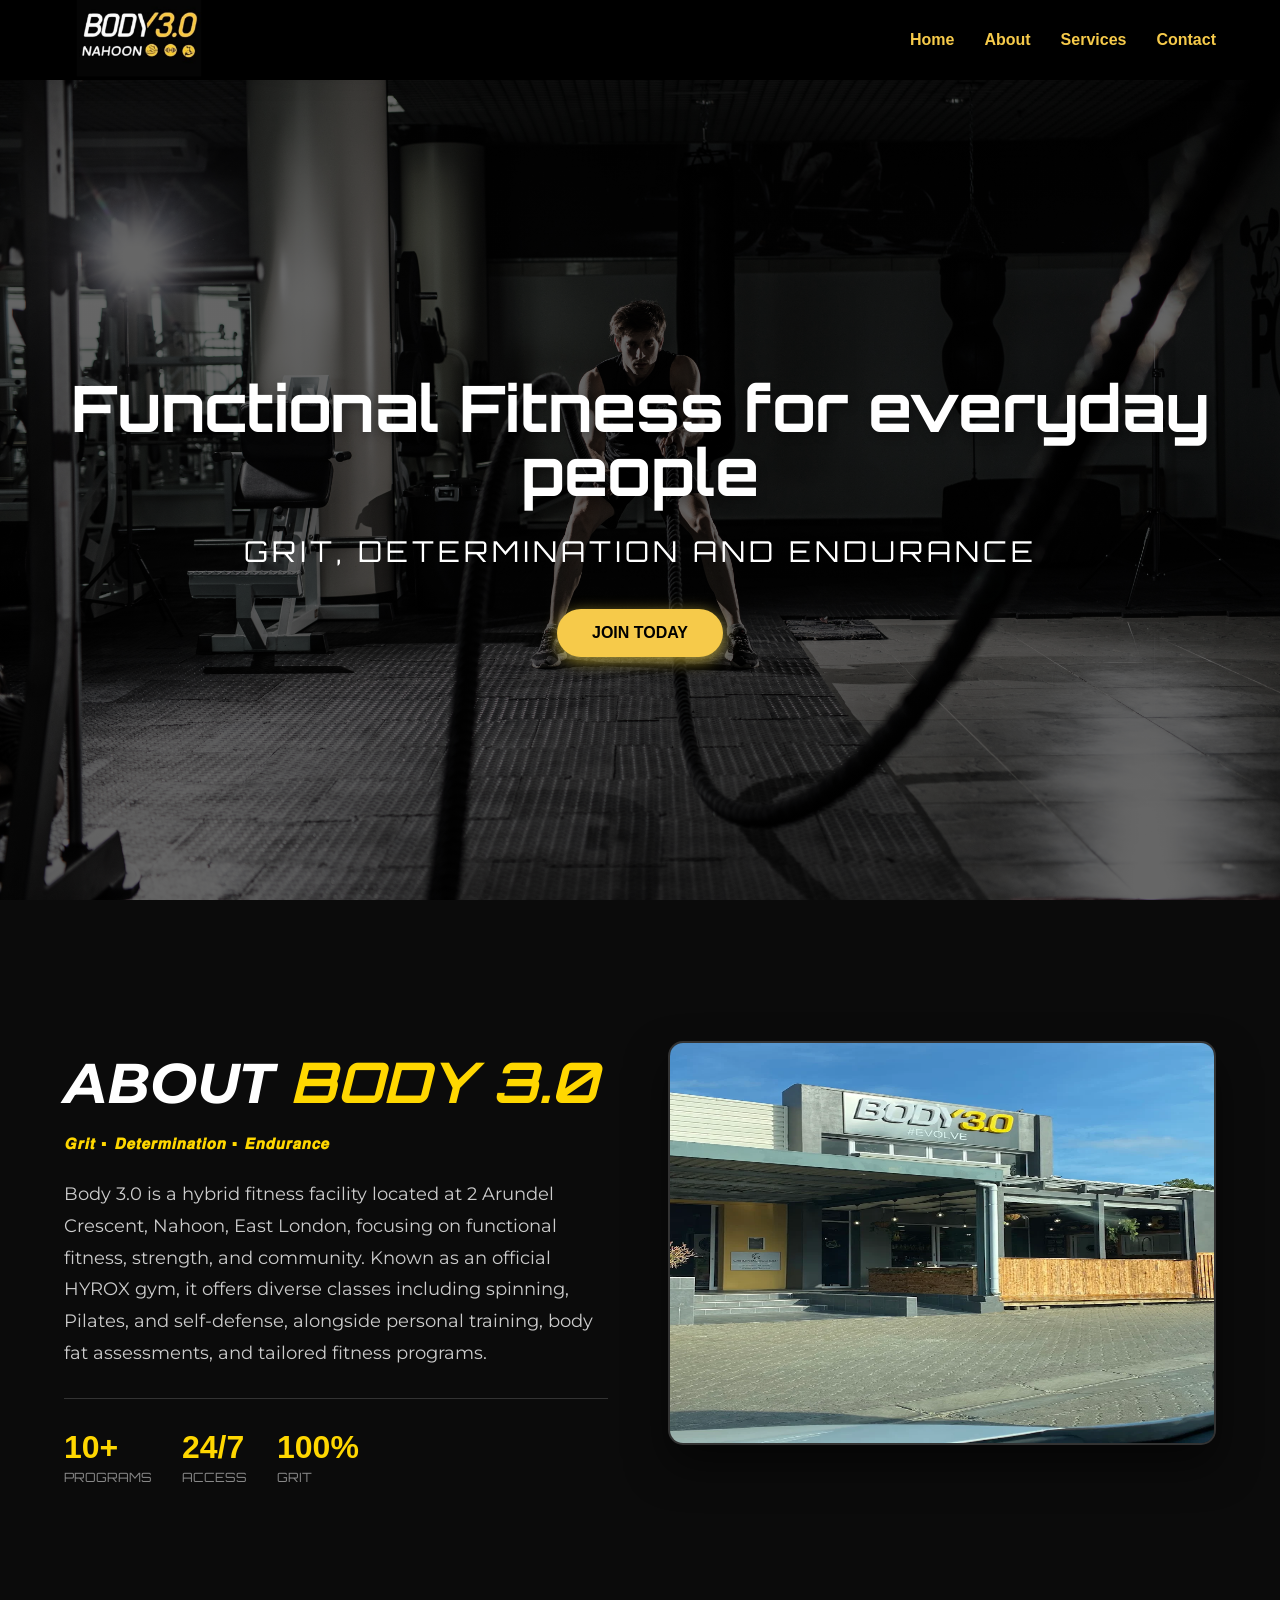
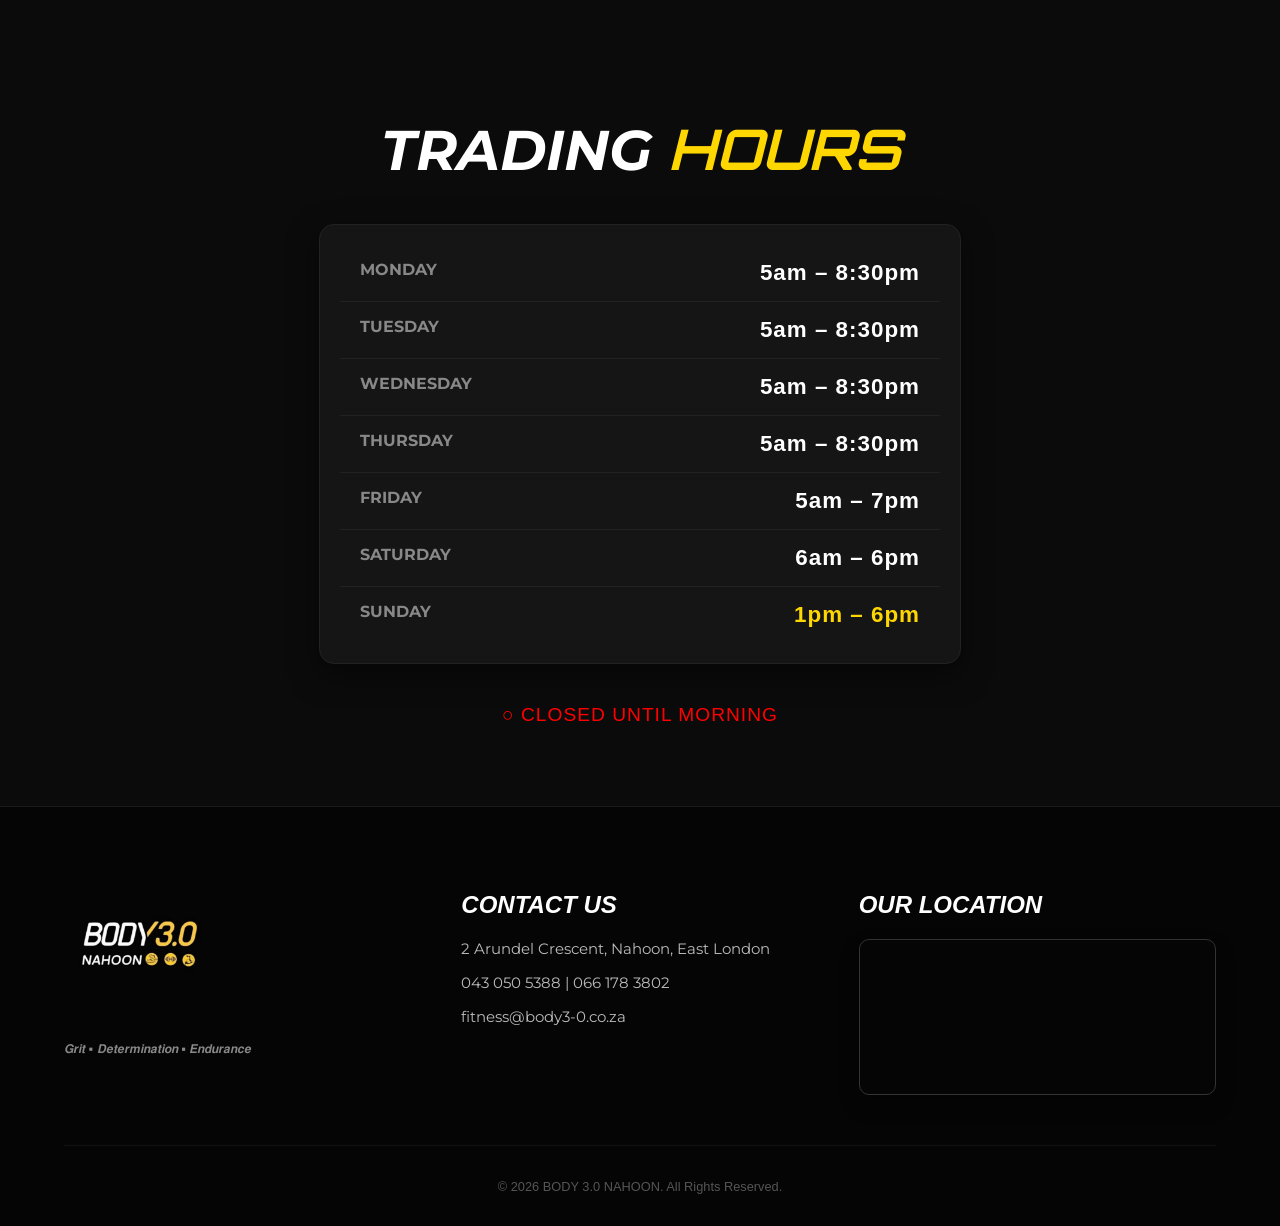
<file: index.html>
<!DOCTYPE html>
<html lang="en">
<head>
    <meta charset="UTF-8">
    <meta name="viewport" content="width=device-width, initial-scale=1.0">
    <title>Body3.0</title>
    <link rel="stylesheet" href="style.css">
    <link rel="preconnect" href="https://fonts.googleapis.com">
<link rel="preconnect" href="https://fonts.gstatic.com" crossorigin>
<link rel="preconnect" href="https://fonts.googleapis.com">
<link rel="preconnect" href="https://fonts.gstatic.com" crossorigin>
<link rel="preconnect" href="https://fonts.googleapis.com">
<link rel="preconnect" href="https://fonts.gstatic.com" crossorigin>
<link href="https://fonts.googleapis.com/css2?family=Archivo+Black&family=Montserrat:ital,wght@0,100..900;1,100..900&family=Orbitron:wght@400..900&display=swap" rel="stylesheet">
</head>
<body id="home">
    <header class="main-header">
  <div class="logo"><img src="./Untitled design.png" alt="company-logo" loading="lazy"></div>
  
  <input type="checkbox" id="nav-toggle" class="nav-toggle">
  <label for="nav-toggle" class="nav-toggle-label">
    <span></span>
  </label>

  <nav>
    <ul class="nav-links">
      <li><a href="#home">Home</a></li>
      <li><a href="#about">About</a></li>
      <li><a href="./services.html">Services</a></li>
      <li><a href="./contact.html">Contact</a></li>
    </ul>
  </nav>
  
  
</header>
<section class="hero-section">
  <div class="hero-content">
    <h1>Functional Fitness for everyday people</h1>
    <p>Grit, determination and endurance</p>
    <a href="./contact.html#join" class="btn-join">Join Today</a>
  </div>
</section>
<section id="about" class="about-section">
  <div class="container">
    <div class="about-flex">
      <div class="about-text">
        <h2 class="section-title">About <span>Body 3.0</span></h2>
        <p class="accent-text">𝙂𝙧𝙞𝙩 ▪️ 𝘿𝙚𝙩𝙚𝙧𝙢𝙞𝙣𝙖𝙩𝙞𝙤𝙣 ▪️ 𝙀𝙣𝙙𝙪𝙧𝙖𝙣𝙘𝙚</p>
        <p class="description">
          Body 3.0 is a hybrid fitness facility located at 2 Arundel Crescent, Nahoon, East London, focusing on functional fitness, strength, and community. Known as an official HYROX gym, it offers diverse classes including spinning, Pilates, and self-defense, alongside personal training, body fat assessments, and tailored fitness programs. 
        </p>
        <div class="about-stats">
          <div class="stat-item"><strong>10+</strong><span>Programs</span></div>
          <div class="stat-item"><strong>24/7</strong><span>Access</span></div>
          <div class="stat-item"><strong>100%</strong><span>Grit</span></div>
        </div>
      </div>
      <div class="about-image-box">
        <div class="image-placeholder">
            <img src="./outside.webp" loading="lazy">
        </div>
      </div>
    </div>
  </div>
</section>
<section id="hours" class="hours-section">
  <div class="container">
    <h2 class="section-title">Trading <span>Hours</span></h2>
    <div class="hours-grid">
      <div class="day-row"><span>Monday</span><strong>5am – 8:30pm</strong></div>
      <div class="day-row"><span>Tuesday</span><strong>5am – 8:30pm</strong></div>
      <div class="day-row"><span>Wednesday</span><strong>5am – 8:30pm</strong></div>
      <div class="day-row"><span>Thursday</span><strong>5am – 8:30pm</strong></div>
      <div class="day-row"><span>Friday</span><strong>5am – 7pm</strong></div>
      <div class="day-row"><span>Saturday</span><strong>6am – 6pm</strong></div>
      <div class="day-row highlighted"><span>Sunday</span><strong>1pm – 6pm</strong></div>
    </div>
  </div>
  <div id="gym-status" class="status-badge">Checking Status...</div>

</section>
<footer class="main-footer">
  <div class="footer-container">
    
    <div class="footer-column brand-col">
      <div class="logo"><img src="./Untitled design.png" alt="company-logo"></div>
      <p class="footer-tagline">𝙂𝙧𝙞𝙩 ▪️ 𝘿𝙚𝙩𝙚𝙧𝙢𝙞𝙣𝙖𝙩𝙞𝙤𝙣 ▪️ 𝙀𝙣𝙙𝙪𝙧𝙖𝙣𝙘𝙚</p>
    </div>

    <div class="footer-column">
      <h3>Contact Us</h3>
      <ul class="contact-list">
        <li><i class="fas fa-map-marker-alt"></i> 2 Arundel Crescent, Nahoon, East London</li>
        <li><i class="fas fa-phone"></i> 043 050 5388 |
066 178 3802</li>
        <li><i class="fas fa-envelope"></i> fitness@body3-0.co.za</li>
      </ul>
    </div>

    <div class="footer-column map-col">
      <h3>Our Location</h3>
      <div class="map-wrapper">
        <iframe 
          src="https://www.google.com/maps/embed?pb=!1m18!1m12!1m3!1d3313.1234567890!2d27.9150!3d-32.9850!2m3!1f0!2f0!3f0!3m2!1i1024!2i768!4f13.1!3m3!1m2!1s0x1e66e0123456789%3A0x1234567890abcdef!2s2%20Arundel%20Crescent%2C%20Nahoon%2C%20East%20London!5e0!3m2!1sen!2sza!4v1700000000000!5m2!1sen!2sza" 
          width="100%" height="150" style="border:0;" allowfullscreen="" loading="lazy">
        </iframe>
      </div>
    </div>

  </div>
  <div class="footer-bottom">
    <p>&copy; 2026 BODY 3.0 NAHOON. All Rights Reserved.</p>
  </div>
</footer>

<script>
  function updateStatus() {
    const now = new Date();
    const day = now.getDay(); // 0 = Sun, 1 = Mon...
    const hour = now.getHours();
    const min = now.getMinutes();
    const time = hour + min / 60;
    
    let isOpen = false;
    
    // Logic based on your hours
    if (day >= 1 && day <= 4) { // Mon-Thu: 5am - 8:30pm
      if (time >= 5 && time < 20.5) isOpen = true;
    } else if (day === 5) { // Fri: 5am - 7pm
      if (time >= 5 && time < 19) isOpen = true;
    } else if (day === 6) { // Sat: 6am - 6pm
      if (time >= 6 && time < 18) isOpen = true;
    } else if (day === 0) { // Sun: 1pm - 6pm
      if (time >= 13 && time < 18) isOpen = true;
    }

    const badge = document.getElementById('gym-status');
    badge.innerHTML = isOpen ? "● OPEN NOW" : "○ CLOSED UNTIL MORNING";
    badge.style.color = isOpen ? "#00FF00" : "#FF0000";
  }
  updateStatus();
</script>
    
</body>
</html>
</file>
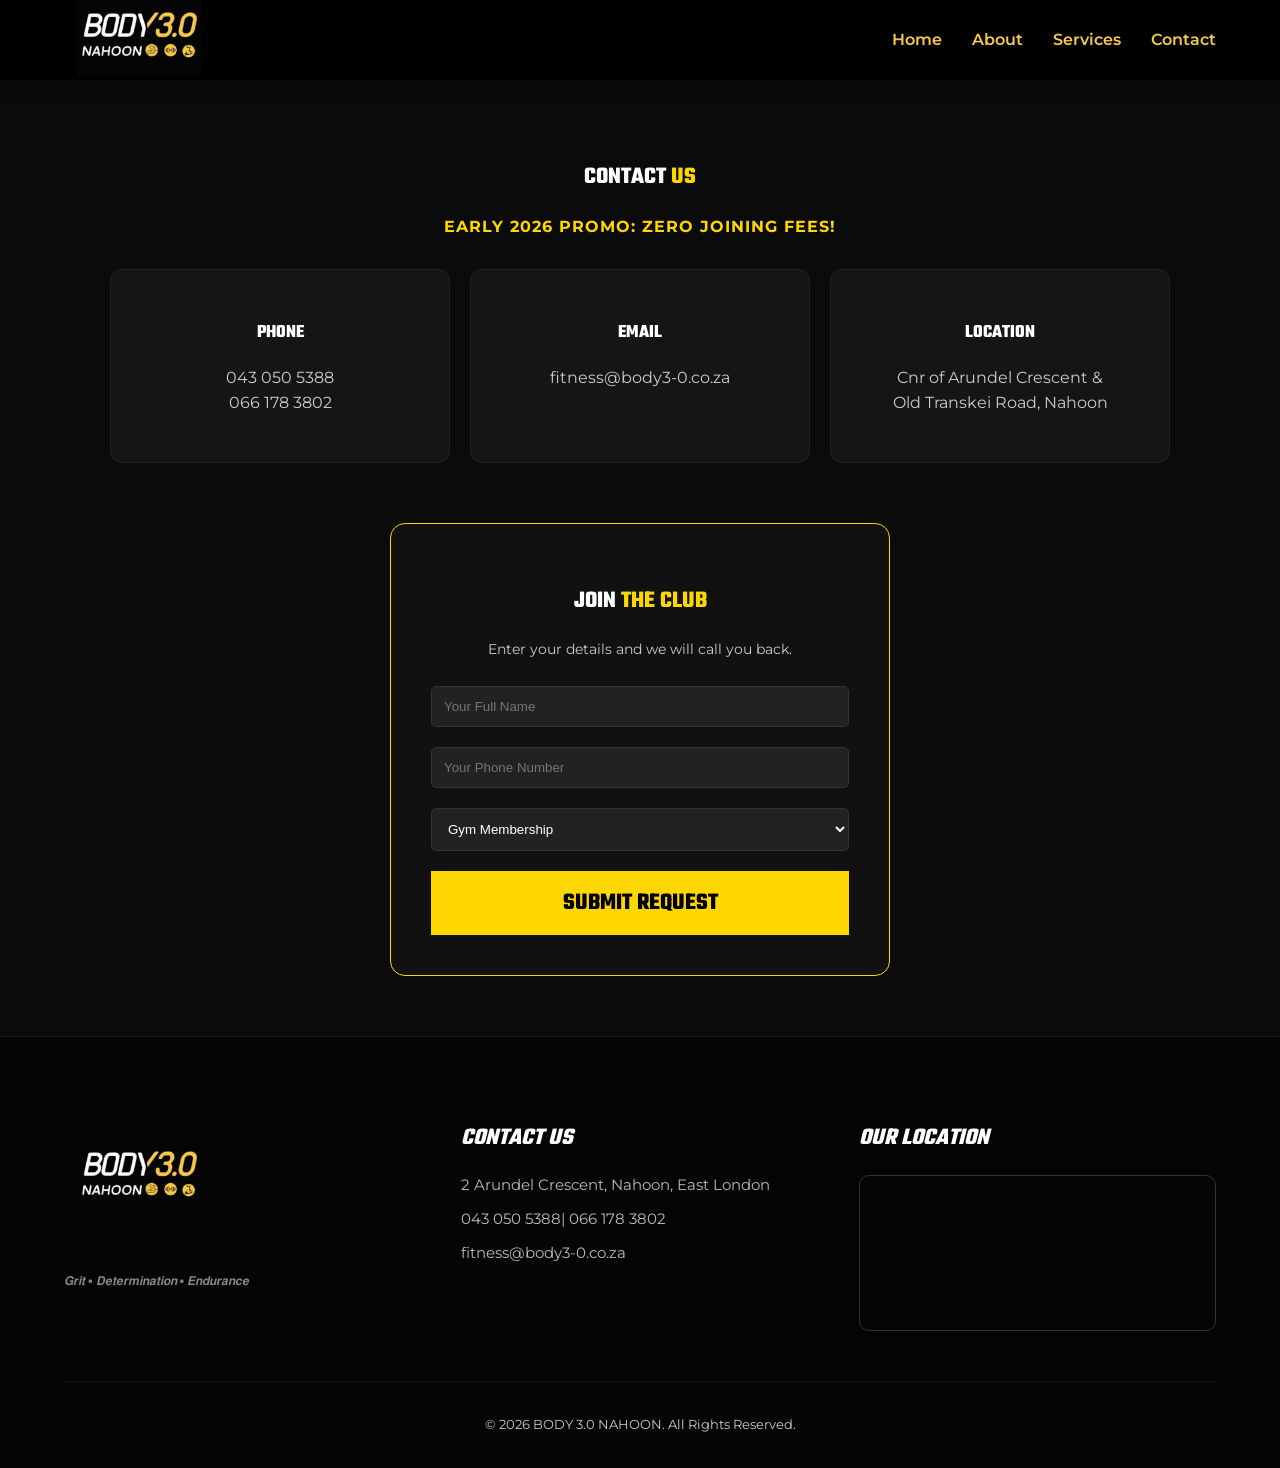
<file: contact.html>
<!DOCTYPE html>
<html lang="en">
<head>
    <meta charset="UTF-8">
    <meta name="viewport" content="width=device-width, initial-scale=1.0">
    <title>Contact Us | BODY 3.0</title>
    <link href="https://fonts.googleapis.com/css2?family=Montserrat:wght@400;700&family=Teko:wght@600;700&display=swap" rel="stylesheet">
    <link rel="stylesheet" href="style.css">
    <style>
        /* --- EMERGENCY VISIBILITY FIX --- */
        * { box-sizing: border-box; }
        body { 
            background-color: #0b0b0b !important; 
            color: #ffffff !important; 
            margin: 0; 
            font-family: 'Montserrat', sans-serif; 
        }
        h1, h2, h3, h4 { color: #ffffff !important; font-family: 'Teko', sans-serif; text-transform: uppercase; }
        span { color: #FFD700 !important; } /* Body 3.0 Yellow */
        p { color: #cccccc; line-height: 1.6; }

       

        /* --- CONTACT CONTENT --- */
        .container { max-width: 1100px; margin: 0 auto; padding: 60px 20px; text-align: center; }
        .promo-text { color: #FFD700; font-weight: bold; margin-bottom: 30px; letter-spacing: 1px; }
        
        .info-grid {
            display: grid;
            grid-template-columns: repeat(auto-fit, minmax(280px, 1fr));
            gap: 20px;
            margin-bottom: 60px;
        }
        .info-card { 
            background: #151515; 
            padding: 30px; 
            border-radius: 12px; 
            border: 1px solid #222; 
        }

        /* --- FORM STYLING --- */
        .form-container {
            max-width: 500px;
            margin: 0 auto;
            background: #111;
            padding: 40px;
            border-radius: 15px;
            border: 1px solid #FFD700;
        }
        .form-group { margin-bottom: 20px; text-align: left; }
        label { display: block; margin-bottom: 8px; font-size: 0.8rem; color: #FFD700; }
        input, select {
            width: 100%;
            padding: 12px;
            background: #222;
            border: 1px solid #333;
            color: #fff !important; /* Forces text to be visible while typing */
            border-radius: 5px;
        }
        .btn-submit {
            width: 100%;
            padding: 15px;
            background: #FFD700;
            color: #000;
            font-family: 'Teko', sans-serif;
            font-size: 1.5rem;
            border: none;
            cursor: pointer;
            font-weight: bold;
            text-transform: uppercase;
        }
    </style>
</head>
<body>

    <header class="main-header">
  <div class="logo"><img src="./Untitled design.png" alt="company-logo"></div>
  
  <input type="checkbox" id="nav-toggle" class="nav-toggle">
  <label for="nav-toggle" class="nav-toggle-label">
    <span></span>
  </label>

  <nav>
    <ul class="nav-links">
      <li><a href="./index.html">Home</a></li>
      <li><a href="./index.html#about">About</a></li>
      <li><a href="./services.html">Services</a></li>
      <li><a href="./contact.html">Contact</a></li>
    </ul>
  </nav>
  
  
</header>

    <section class="container">
        <h1>Contact <span>Us</span></h1>
        <p class="promo-text">EARLY 2026 PROMO: ZERO JOINING FEES!</p>

        <div class="info-grid">
            <div class="info-card">
                <h3>Phone</h3>
                <p>043 050 5388 <br> 066 178 3802</p>
            </div>
            <div class="info-card">
                <h3>Email</h3>
                <p>fitness@body3-0.co.za</p>
            </div>
            <div class="info-card">
                <h3>Location</h3>
                <p>Cnr of Arundel Crescent & <br> Old Transkei Road, Nahoon</p>
            </div>
        </div>

        <div id="join" class="form-container">
            <h2>Join <span>The Club</span></h2>
            <p style="font-size: 0.9rem; margin-bottom: 25px;">Enter your details and we will call you back.</p>
            
            <form action="https://formspree.io/f/fitness@body3-0.co.za" method="POST">
                <div class="form-group">
                    <input type="text" name="name" placeholder="Your Full Name" required>
                </div>
                <div class="form-group">
                    <input type="tel" name="phone" placeholder="Your Phone Number" required>
                </div>
                <div class="form-group">
                    <select name="service">
                        <option>Gym Membership</option>
                        <option>Hyrox Training</option>
                        <option>Personal Training</option>
                    </select>
                </div>
                <button type="submit" class="btn-submit">Submit Request</button>
            </form>
        </div>
    </section>
    <footer class="main-footer">
  <div class="footer-container">
    
    <div class="footer-column brand-col">
      <div class="logo"><img src="./Untitled design.png" alt="company-logo"></div>
      <p class="footer-tagline">𝙂𝙧𝙞𝙩 ▪️ 𝘿𝙚𝙩𝙚𝙧𝙢𝙞𝙣𝙖𝙩𝙞𝙤𝙣 ▪️ 𝙀𝙣𝙙𝙪𝙧𝙖𝙣𝙘𝙚</p>
    </div>

    <div class="footer-column">
      <h3>Contact Us</h3>
      <ul class="contact-list">
        <li><i class="fas fa-map-marker-alt"></i> 2 Arundel Crescent, Nahoon, East London</li>
        <li><i class="fas fa-phone"></i> 043 050 5388|
066 178 3802</li>
        <li><i class="fas fa-envelope"></i> fitness@body3-0.co.za</li>
      </ul>
    </div>

    <div class="footer-column map-col">
      <h3>Our Location</h3>
      <div class="map-wrapper">
        <iframe 
          src="https://www.google.com/maps/embed?pb=!1m18!1m12!1m3!1d3313.1234567890!2d27.9150!3d-32.9850!2m3!1f0!2f0!3f0!3m2!1i1024!2i768!4f13.1!3m3!1m2!1s0x1e66e0123456789%3A0x1234567890abcdef!2s2%20Arundel%20Crescent%2C%20Nahoon%2C%20East%20London!5e0!3m2!1sen!2sza!4v1700000000000!5m2!1sen!2sza" 
          width="100%" height="150" style="border:0;" allowfullscreen="" loading="lazy">
        </iframe>
      </div>
    </div>

  </div>
  <div class="footer-bottom">
    <p>&copy; 2026 BODY 3.0 NAHOON. All Rights Reserved.</p>
  </div>
</footer>

</body>
</html>
</file>
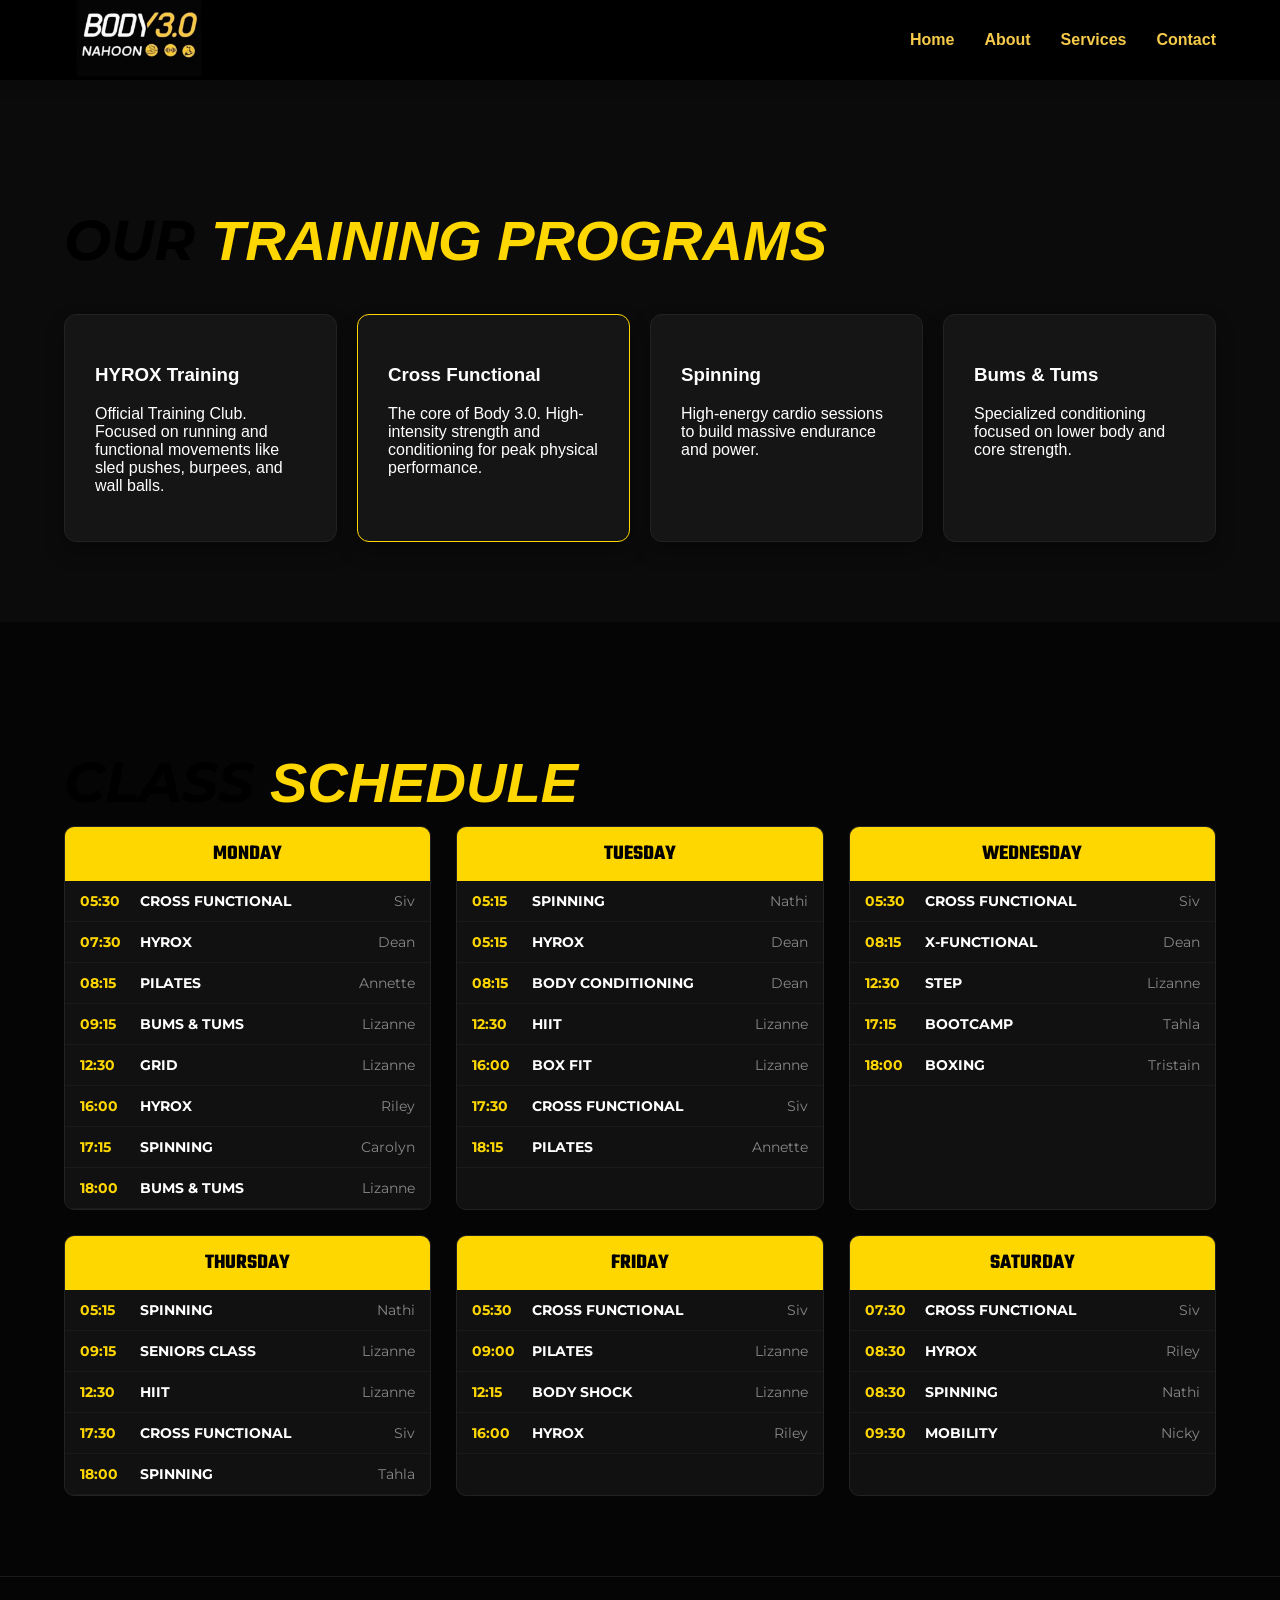
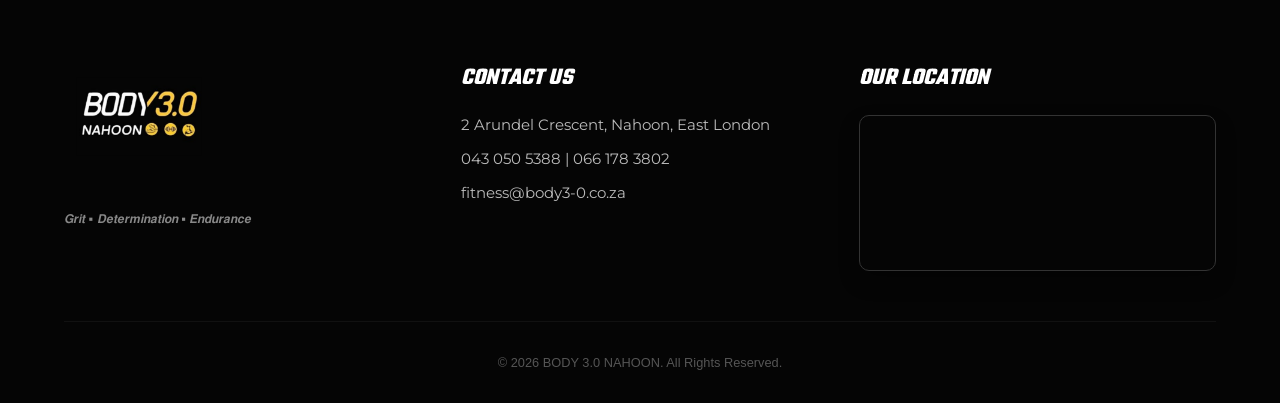
<file: services.html>
<!DOCTYPE html>
<html lang="en">
<head>
    <meta charset="UTF-8">
    <meta name="viewport" content="width=device-width, initial-scale=1.0">
    <title>Services & Schedule | BODY 3.0</title>
    <link href="https://fonts.googleapis.com/css2?family=Montserrat:wght@400;700&family=Teko:wght@600;700&display=swap" rel="stylesheet">
    <link rel="stylesheet" href="style.css">
</head>
<body>

   <header class="main-header">
  <div class="logo"><img src="./Untitled design.png" alt="company-logo"></div>
  
  <input type="checkbox" id="nav-toggle" class="nav-toggle">
  <label for="nav-toggle" class="nav-toggle-label">
    <span></span>
  </label>

  <nav>
    <ul class="nav-links">
      <li><a href="./index.html">Home</a></li>
      <li><a href="./index.html#about">About</a></li>
      <li><a href="./services.html">Services</a></li>
      <li><a href="./contact.html">Contact</a></li>
    </ul>
  </nav>
  
  
</header>

    <section class="services-section">
        <div class="container">
            <h1 class="section-title">Our <span>Training Programs</span></h1>
            <div class="services-grid">
                <div class="service-card">
                    <h3>HYROX Training</h3>
                    <p>Official Training Club. Focused on running and functional movements like sled pushes, burpees, and wall balls.</p>
                </div>
                <div class="service-card highlighted">
                    <h3>Cross Functional</h3>
                    <p>The core of Body 3.0. High-intensity strength and conditioning for peak physical performance.</p>
                </div>
                <div class="service-card">
                    <h3>Spinning</h3>
                    <p>High-energy cardio sessions to build massive endurance and power.</p>
                </div>
                <div class="service-card">
                    <h3>Bums & Tums</h3>
                    <p>Specialized conditioning focused on lower body and core strength.</p>
                </div>
            </div>
        </div>
    </section>

    <section class="times-section">
        <div class="container">
            <h2 class="section-title">Class <span>Schedule</span></h2>
            <div class="schedule-grid">
                
                <div class="day-box">
                    <div class="day-header">Monday</div>
                    <div class="class-row"><span>05:30</span> <strong>Cross Functional</strong> <em>Siv</em></div>
                    <div class="class-row"><span>07:30</span> <strong>Hyrox</strong> <em>Dean</em></div>
                    <div class="class-row"><span>08:15</span> <strong>Pilates</strong> <em>Annette</em></div>
                    <div class="class-row"><span>09:15</span> <strong>Bums & Tums</strong> <em>Lizanne</em></div>
                    <div class="class-row"><span>12:30</span> <strong>Grid</strong> <em>Lizanne</em></div>
                    <div class="class-row"><span>16:00</span> <strong>Hyrox</strong> <em>Riley</em></div>
                    <div class="class-row"><span>17:15</span> <strong>Spinning</strong> <em>Carolyn</em></div>
                    <div class="class-row"><span>18:00</span> <strong>Bums & Tums</strong> <em>Lizanne</em></div>
                </div>

                <div class="day-box">
                    <div class="day-header">Tuesday</div>
                    <div class="class-row"><span>05:15</span> <strong>Spinning</strong> <em>Nathi</em></div>
                    <div class="class-row"><span>05:15</span> <strong>Hyrox</strong> <em>Dean</em></div>
                    <div class="class-row"><span>08:15</span> <strong>Body Conditioning</strong> <em>Dean</em></div>
                    <div class="class-row"><span>12:30</span> <strong>HIIT</strong> <em>Lizanne</em></div>
                    <div class="class-row"><span>16:00</span> <strong>Box Fit</strong> <em>Lizanne</em></div>
                    <div class="class-row"><span>17:30</span> <strong>Cross Functional</strong> <em>Siv</em></div>
                    <div class="class-row"><span>18:15</span> <strong>Pilates</strong> <em>Annette</em></div>
                </div>

                <div class="day-box">
                    <div class="day-header">Wednesday</div>
                    <div class="class-row"><span>05:30</span> <strong>Cross Functional</strong> <em>Siv</em></div>
                    <div class="class-row"><span>08:15</span> <strong>X-Functional</strong> <em>Dean</em></div>
                    <div class="class-row"><span>12:30</span> <strong>Step</strong> <em>Lizanne</em></div>
                    <div class="class-row"><span>17:15</span> <strong>Bootcamp</strong> <em>Tahla</em></div>
                    <div class="class-row"><span>18:00</span> <strong>Boxing</strong> <em>Tristain</em></div>
                </div>

                <div class="day-box">
                    <div class="day-header">Thursday</div>
                    <div class="class-row"><span>05:15</span> <strong>Spinning</strong> <em>Nathi</em></div>
                    <div class="class-row"><span>09:15</span> <strong>Seniors Class</strong> <em>Lizanne</em></div>
                    <div class="class-row"><span>12:30</span> <strong>HIIT</strong> <em>Lizanne</em></div>
                    <div class="class-row"><span>17:30</span> <strong>Cross Functional</strong> <em>Siv</em></div>
                    <div class="class-row"><span>18:00</span> <strong>Spinning</strong> <em>Tahla</em></div>
                </div>

                <div class="day-box">
                    <div class="day-header">Friday</div>
                    <div class="class-row"><span>05:30</span> <strong>Cross Functional</strong> <em>Siv</em></div>
                    <div class="class-row"><span>09:00</span> <strong>Pilates</strong> <em>Lizanne</em></div>
                    <div class="class-row"><span>12:15</span> <strong>Body Shock</strong> <em>Lizanne</em></div>
                    <div class="class-row"><span>16:00</span> <strong>Hyrox</strong> <em>Riley</em></div>
                </div>

                <div class="day-box">
                    <div class="day-header">Saturday</div>
                    <div class="class-row"><span>07:30</span> <strong>Cross Functional</strong> <em>Siv</em></div>
                    <div class="class-row"><span>08:30</span> <strong>Hyrox</strong> <em>Riley</em></div>
                    <div class="class-row"><span>08:30</span> <strong>Spinning</strong> <em>Nathi</em></div>
                    <div class="class-row"><span>09:30</span> <strong>Mobility</strong> <em>Nicky</em></div>
                </div>

            </div>
        </div>
    </section>

  <footer class="main-footer">
  <div class="footer-container">
    
    <div class="footer-column brand-col">
      <div class="logo"><img src="./Untitled design.png" alt="company-logo"></div>
      <p class="footer-tagline">𝙂𝙧𝙞𝙩 ▪️ 𝘿𝙚𝙩𝙚𝙧𝙢𝙞𝙣𝙖𝙩𝙞𝙤𝙣 ▪️ 𝙀𝙣𝙙𝙪𝙧𝙖𝙣𝙘𝙚</p>
    </div>

    <div class="footer-column">
      <h3>Contact Us</h3>
      <ul class="contact-list">
        <li><i class="fas fa-map-marker-alt"></i> 2 Arundel Crescent, Nahoon, East London</li>
        <li><i class="fas fa-phone"></i> 043 050 5388 |
066 178 3802</li>
        <li><i class="fas fa-envelope"></i> fitness@body3-0.co.za</li>
      </ul>
    </div>

    <div class="footer-column map-col">
      <h3>Our Location</h3>
      <div class="map-wrapper">
        <iframe 
          src="https://www.google.com/maps/embed?pb=!1m18!1m12!1m3!1d3313.1234567890!2d27.9150!3d-32.9850!2m3!1f0!2f0!3f0!3m2!1i1024!2i768!4f13.1!3m3!1m2!1s0x1e66e0123456789%3A0x1234567890abcdef!2s2%20Arundel%20Crescent%2C%20Nahoon%2C%20East%20London!5e0!3m2!1sen!2sza!4v1700000000000!5m2!1sen!2sza" 
          width="100%" height="150" style="border:0;" allowfullscreen="" loading="lazy">
        </iframe>
      </div>
    </div>

  </div>
  <div class="footer-bottom">
    <p>&copy; 2026 BODY 3.0 NAHOON. All Rights Reserved.</p>
  </div>
</footer>

</body>
</html>
</file>
<file: style.css>
/* --- Base Styles --- */


body {
  background-color: #f0f2f5; 
  margin: 0;
  font-family: 'Segoe UI', sans-serif;
}

.main-header {
  display: flex;
  justify-content: space-between;
  align-items: center;
  padding: 0 5%;
  height: 80px;
  
  /* UPDATED: Changed to White Glass look */
  background: black; 
  backdrop-filter: blur(15px);
  -webkit-backdrop-filter: blur(15px);
  
  /* FIXED: Remove spaces */
  position: sticky;
  top: 0;           /* Changed from 15px to 0 */
  margin: 0;        /* Changed from 0 20px to 0 */
  width: 100%;      /* Ensure it spans the whole width */
  box-sizing: border-box; /* Keeps padding from breaking width */
  
  /* FIXED: Remove rounded corners for a flush look */
  border-radius: 0; 
  
  /* 3D Effect for a Flush Header */
  border-bottom: 1px solid rgba(0, 0, 0, 0.05);
  box-shadow: 0 4px 20px rgba(0, 0, 0, 0.08);
  
  z-index: 1000;
}

/* --- Navigation --- */
.nav-links {
  display: flex;
  list-style: none;
  gap: 30px;
  margin: 0;
  
  padding: 0;
}

.nav-links a {
  text-decoration: none;
  color: #f6ca4a;
  font-weight: 600;
  transition: 0.3s;
}

.nav-links a:hover {
  color: white;
  transform: translateY(-2px);
}

.logo img {

 padding-top: 10px;
  width: 150px; /* Adjust this value to your preferred size */
  height: auto;  /* This keeps the aspect ratio perfect */
}


.logo span { color: #007bff; }

/* --- Mobile Toggle (Hidden by default) --- */
.nav-toggle { display: none; }
.nav-toggle-label { display: none; cursor: pointer; }
 .btn-glass {
  background: #f8f9fa;
  border: 1px solid #eee;
  padding: 8px 20px;
  border-radius: 8px;
  font-weight: 600;
  cursor: pointer;
  box-shadow: 0 2px 4px rgba(0,0,0,0.05);
  transition: 0.3s;
}

.btn-glass:hover {
  background: #fff;
  box-shadow: 0 4px 8px rgba(0,0,0,0.1);
}


.hero-section {
  height: 100vh;
  width: 100%;
  margin-top: -80px; 
  
  /* This forces the 4 corners of the image to the 4 corners of the section */
  background: linear-gradient(rgba(0, 0, 0, 0.6), rgba(0, 0, 0, 0.6)),
              url('./AdobeStock_166615008.jpeg');
  
  /* UPDATED PROPERTIES */
  background-size: 100% 100%; /* Forces image corners to screen corners */
  background-position: center;
  background-repeat: no-repeat;
  
  /* Centering Logic */
  display: flex;
  flex-direction: column;
  justify-content: center;
  align-items: center;
  text-align: center;
  color: white;
  padding: 80px 20px 0 20px;
  box-sizing: border-box;
}

/* Make the headline really stand out on the full page */
.hero-content h1 {
  font-size: clamp(2.8rem, 10vw, 4rem);
 
   font-family: "Orbitron", sans-serif;
  line-height: 1;
  margin-bottom: 20px;
  text-shadow: 2px 4px 10px rgba(0,0,0,0.3);
}

.hero-content p {
  font-size: clamp(1.1rem, 4vw, 1.8rem);
  margin-bottom: 40px;
  text-transform: uppercase;
 font-family: "Orbitron", sans-serif;
  letter-spacing: 4px;
}

/* The "Join Today" Button */
.btn-join {
  display: inline-block;
  padding: 15px 35px;
  background-color: #f6ca4a;
  color: black;
  text-decoration: none;
  border-radius: 50px;
  font-weight: 700;
  text-transform: uppercase;
  transition: all 0.3s ease;
  box-shadow: 0 4px 15px rgba(231, 204, 67, 0.707);
}

.btn-join:hover {
  transform: scale(1.05);
  box-shadow: 0 6px 20px rgba(225, 164, 85, 0.911);
  background-color: white;
}
 .about-section {
  background-color: #0b0b0b; /* Deep "Athletic" Black */
  font-family: "Orbitron", sans-serif;
  color: #ffffff;
  padding: 100px 5%;
  width: 100%;
  box-sizing: border-box;
}

.about-flex {
  display: flex;
  align-items: center;
  gap: 60px;
  max-width: 1200px;
  margin: 0 auto;
  flex-wrap: wrap; /* Important for mobile scaling */
}

.about-text {
  flex: 1;
  min-width: 300px;
}

.section-title {
  font-family: 'Montserrat', sans-serif;
  font-size: 3.5rem;
  font-style: italic;
  text-transform: uppercase;
  margin-bottom: 10px;
}

.section-title span {
  color: #FFD700; /* Matching the Yellow in your logo */
  font-family: "Orbitron", sans-serif;
}

.accent-text {
  color: #FFD700;
  font-weight: 800;
  letter-spacing: 1px;
  margin-bottom: 25px;
}

.description {
  font-family: 'Montserrat', sans-serif;
  line-height: 1.8;
  color: #cccccc;
  font-size: 1.1rem;
  margin-bottom: 30px;
}

/* Stats Row */
.about-stats {
  display: flex;
  gap: 30px;
  border-top: 1px solid #333;
  padding-top: 30px;
}

.stat-item strong {
  display: block;
  font-size: 2rem;
  font-family: 'Teko', sans-serif;
  color: #FFD700;
}

.stat-item span {
  font-size: 0.8rem;
  text-transform: uppercase;
  color: #888;
}

/* Image Box */
.about-image-box {
  flex: 1;
  min-width: 300px;
  height: 400px; /* You already have this height set */
  background: #1a1a1a;
  border: 2px solid #333;
  border-radius: 15px;
  position: relative;
  overflow: hidden; /* This keeps the image inside the rounded corners */
  box-shadow: 0 20px 40px rgba(0,0,0,0.5);
}

/* Target the placeholder and the img inside it */
.image-placeholder, 
.image-placeholder img {
  width: 100%;
  height: 100%;
}

.image-placeholder img {
  object-fit:fill ; /* THIS IS THE KEY: It fills the box perfectly */
  object-position: center; /* Keeps the center of the photo visible */
  display: block;
}


.hours-section {
  background-color: #0b0b0b; /* Matching the About section black */
  color: white;
  padding: 80px 5%;
  text-align: center;
}

.hours-grid {
  max-width: 600px;
  margin: 40px auto 0;
  background: #151515;
  padding: 20px;
  border-radius: 15px;
  /* 3D "Inset" effect */
  box-shadow: inset 0 2px 10px rgba(0,0,0,0.5), 0 5px 15px rgba(0,0,0,0.3);
  border: 1px solid #222;
}

.day-row {
  display: flex;
  justify-content: space-between;
  padding: 15px 20px;
  border-bottom: 1px solid #222;
  font-family: 'Montserrat', sans-serif;
  transition: background 0.3s ease;
}

.day-row:last-child {
  border-bottom: none;
}

.day-row span {
  font-weight: 700;
  text-transform: uppercase;
  color: #888;
}

.day-row strong {
  font-family: 'Teko', sans-serif;
  font-size: 1.4rem;
  color: #fff;
  letter-spacing: 1px;
}

/* Hover effect to make it interactive */
.day-row:hover {
  background: #1a1a1a;
  cursor: default;
}

/* Highlight the current special hours or weekends */
.day-row.highlighted strong {
  color: #FFD700; /* Body 3.0 Yellow */
}

.hours-section .section-title {
  margin-bottom: 10px;
}
/* --- Desktop & Tablet Base (Already in your code) --- */
.hours-grid {
  max-width: 600px;
  margin: 40px auto;
  background: #151515;
  padding: 20px;
  border-radius: 15px;
  border: 1px solid #222;
  box-shadow: 0 10px 30px rgba(0,0,0,0.5);
}

/* --- MOBILE SPECIFIC FIXES --- */
@media (max-width: 480px) {
  .hours-section {
    padding: 40px 15px; /* Less padding on sides to give table more room */
  }

  .hours-grid {
    padding: 10px; /* Slimmer internal padding */
    margin-top: 20px;
  }

  .day-row {
    padding: 12px 10px; /* Tighter rows so you don't have to scroll as much */
  }

  .day-row span {
    font-size: 0.8rem; /* Smaller "Monday, Tuesday..." */
    letter-spacing: 0.5px;
  }

  .day-row strong {
    font-size: 1.1rem; /* Smaller "5am - 8:30pm" to prevent text wrapping */
  }

  .section-title {
    font-size: 2.2rem; /* Shrink the main title so it fits one line */
  }
}
.main-footer {
  background-color: #050505; /* Darker than the about section for depth */
  color: white;
  padding: 60px 5% 20px 5%;
  border-top: 1px solid #1a1a1a;
}

.footer-container {
  display: flex;
  justify-content: space-between;
  flex-wrap: wrap;
  gap: 40px;
  max-width: 1200px;
  margin: 0 auto;
}

.footer-column {
  flex: 1;
  min-width: 250px;
}

.footer-column h3 {
  font-family: 'Teko', sans-serif;
  text-transform: uppercase;
  font-style: italic;
  font-size: 1.5rem;
  color: white;
  margin-bottom: 20px;
}

.contact-list {
  list-style: none;
  padding: 0;
}

.contact-list li {
  margin-bottom: 15px;
  color: #bbb;
  font-family: 'Montserrat', sans-serif;
  font-size: 0.95rem;
}

/* Map Styling */
.map-wrapper {
  border-radius: 10px;
  overflow: hidden;
  border: 1px solid #333;
  box-shadow: 0 10px 20px rgba(0,0,0,0.3); /* 3D effect */
}

.footer-tagline {
  margin-top: 10px;
  font-size: 0.8rem;
  color: #888;
}

.footer-bottom {
  text-align: center;
  margin-top: 50px;
  padding-top: 20px;
  border-top: 1px solid #111;
  font-size: 0.8rem;
  color: #555;
}

.status-badge {
  font-family: 'Teko', sans-serif;
  font-size: 1.2rem;
  letter-spacing: 1px;
  margin-top: 10px;
  text-transform: uppercase;
}
/* --- Global & Services --- */
.services-section {
    background-color: #0b0b0b;
    padding: 80px 5%;
}

.services-grid {
    display: grid;
    grid-template-columns: repeat(auto-fit, minmax(250px, 1fr));
    gap: 20px;
    margin-top: 40px;
}

.service-card {
    background: #151515;
    color: white;
    padding: 30px;
    border-radius: 12px;
    border: 1px solid #222;
    box-shadow: 0 10px 20px rgba(0,0,0,0.3);
}

.service-card.highlighted {
    border: 1px solid #FFD700;
}

/* --- Schedule Grid --- */
.times-section {
    background-color: #050505;
    padding: 80px 5%;
}

.schedule-grid {
    display: grid;
    grid-template-columns: repeat(auto-fit, minmax(300px, 1fr));
    gap: 25px;
}

.day-box {
    background: #111;
    border-radius: 10px;
    border: 1px solid #222;
    overflow: hidden;
}

.day-header {
    background: #FFD700;
    color: #000;
    font-family: 'Teko', sans-serif;
    font-weight: bold;
    text-transform: uppercase;
    padding: 12px;
    text-align: center;
    font-size: 1.3rem;
}

.class-row {
    display: grid;
    grid-template-columns: 60px 1fr 80px; /* Time | Class Name | Coach */
    padding: 12px 15px;
    border-bottom: 1px solid #1a1a1a;
    font-family: 'Montserrat', sans-serif;
    font-size: 0.85rem;
}

.class-row span { color: #FFD700; font-weight: bold; }
.class-row strong { color: #fff; text-transform: uppercase; }
.class-row em { color: #888; text-align: right; font-style: normal; }

/* --- Mobile Fix --- */
@media (max-width: 480px) {
    .schedule-grid { grid-template-columns: 1fr; }
    .class-row { font-size: 0.75rem; padding: 10px; }
}
/* Responsive Scaling */
@media (max-width: 768px) {
  .about-section {
    padding: 60px 20px;
  }
  .section-title {
    font-size: 2.5rem;
  }
  .about-flex {
    flex-direction: column;
    text-align: center;
  }
  .about-stats {
    justify-content: center;
  }
}


/* Mobile Responsiveness */
@media (max-width: 768px) {
  .footer-container {
    flex-direction: column;
    text-align: center;
  }
  .map-wrapper {
    height: 200px;
  }
}
/* --- RESPONSIVE DESIGN (Phones) --- */
@media (max-width: 768px) {

    
  /* --- RESPONSIVE DESIGN (Phones) --- */
@media (max-width: 768px) {
  .nav-toggle-label {
    display: block;
    width: 30px;
    height: 25px; /* Added height for better spacing */
  }
  
  /* FIXED: Changed background to White or Yellow for visibility */
  .nav-toggle-label span, 
  .nav-toggle-label span::before, 
  .nav-toggle-label span::after {
    display: block;
    background: #FFD700 !important; /* BODY 3.0 YELLOW - Now it pops! */
    height: 3px; /* Slightly thicker for grit */
    width: 100%;
    position: relative;
    transition: 0.3s;
  }
  
  .nav-toggle-label span::before { content: ""; top: 10px; position: absolute; }
  .nav-toggle-label span::after { content: ""; top: 20px; position: absolute; }

  .nav-links {
    position: absolute;
    top: 80px; /* Aligned with your header height */
    left: 0;
    width: 100%;
    
    /* UPDATED: Charcoal Grey fits the design perfectly */
    background: #282828 !important; 
    
    flex-direction: column; 
    align-items: center;
    padding: 30px 0;
    
    /* 3D Dropdown Effect */
    border-radius: 0 0 15px 15px;
    border-bottom: 3px solid #FFD700; 
    box-shadow: 0 10px 30px rgba(0,0,0,0.5);
    
    transform: scale(1, 0); 
    transform-origin: top;
    transition: transform 0.3s ease-in-out;
  }

  /* Text inside the dropdown */
  .nav-links a {
    color: white !important;
    font-size: 1.2rem;
    padding: 15px;
    width: 100%;
    text-align: center;
  }

  /* Show menu when checkbox is clicked */
  .nav-toggle:checked ~ nav .nav-links {
    transform: scale(1, 1);
  }
}

  .btn-glass { display: none; } /* Hide button on small screens to save space */
  .btn-glass {
  background: #f8f9fa;
  border: 1px solid #eee;
  padding: 8px 20px;
  border-radius: 8px;
  font-weight: 600;
  cursor: pointer;
  box-shadow: 0 2px 4px rgba(0,0,0,0.05);
  transition: 0.3s;
}

.btn-glass:hover {
  background: #fff;
  box-shadow: 0 4px 8px rgba(0,0,0,0.1);
}
}
</file>
